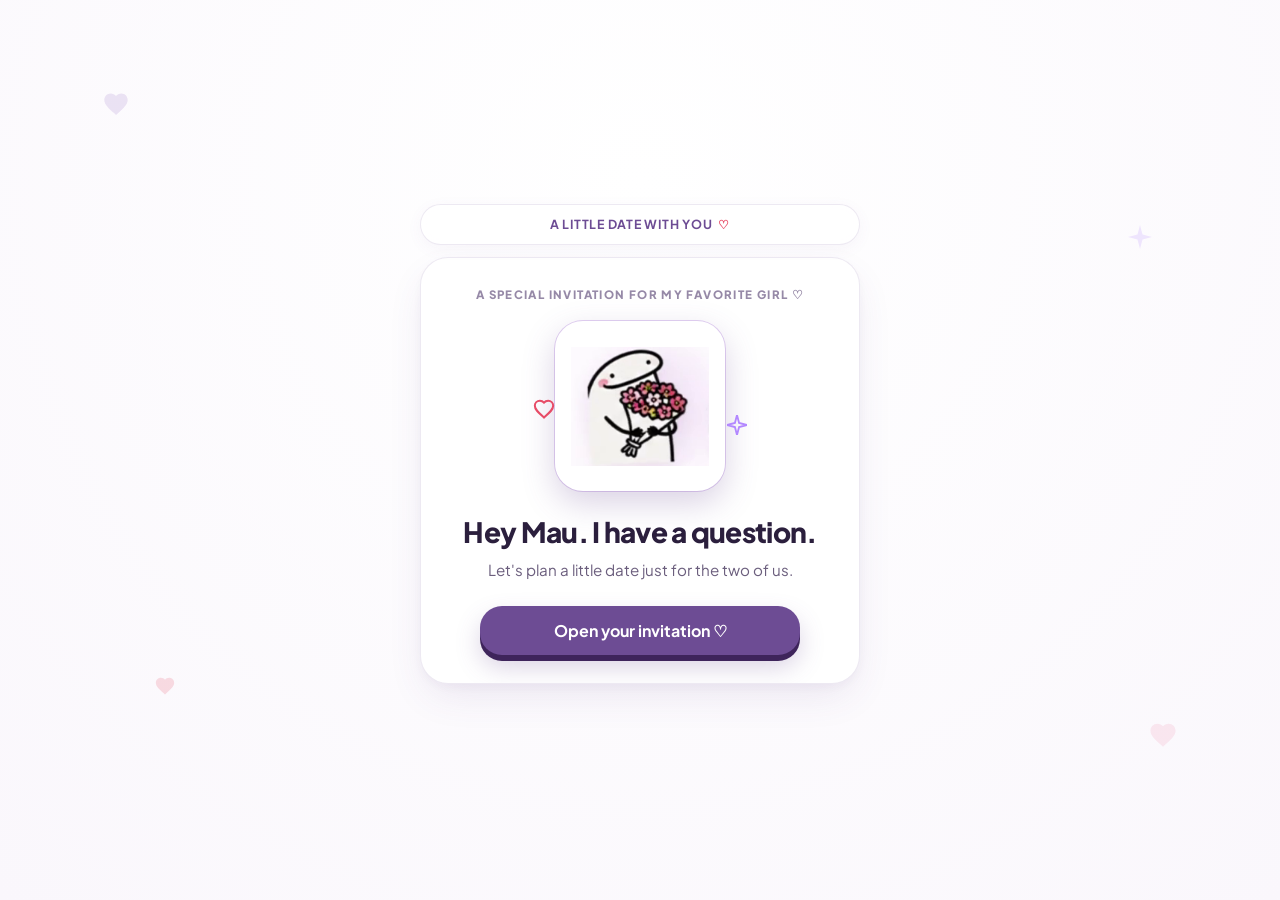
<file: index.html>
<!DOCTYPE html>
<html lang="en">
<head>
  <meta charset="UTF-8">
  <meta name="viewport" content="width=device-width, initial-scale=1.0, maximum-scale=5.0, viewport-fit=cover">
  <meta name="theme-color" content="#faf7fc">
  <meta name="apple-mobile-web-app-capable" content="yes">
  <meta name="apple-mobile-web-app-status-bar-style" content="default">
  <title>A little date with you ♡</title>
  
  <!-- Favicon -->
  <link rel="icon" href="data:image/svg+xml,<svg xmlns=%22http://www.w3.org/2000/svg%22 viewBox=%220 0 100 100%22><text y=%22.9em%22 font-size=%2290%22>💌</text></svg>">
  
  <!-- Fonts -->
  <link rel="preconnect" href="https://fonts.googleapis.com">
  <link rel="preconnect" href="https://fonts.gstatic.com" crossorigin>
  <link href="https://fonts.googleapis.com/css2?family=Caveat:wght@600;700&family=Plus+Jakarta+Sans:wght@400;500;600;700;800&display=swap" rel="stylesheet">
  
  <!-- Stylesheet -->
  <link rel="stylesheet" href="style.css">
</head>
<body data-theme="lavender">

  <!-- Ambient Floating Background Sparkles -->
  <div class="ambient-decorations" aria-hidden="true">
    <svg class="ambient-heart" style="top: 10%; left: 8%; width: 28px;" viewBox="0 0 24 24" fill="#9d74c9"><path d="M12 21.35l-1.45-1.32C5.4 15.36 2 12.28 2 8.5 2 5.42 4.42 3 7.5 3c1.74 0 3.41.81 4.5 2.09C13.09 3.81 14.76 3 16.5 3 19.58 3 22 5.42 22 8.5c0 3.78-3.4 6.86-8.55 11.54L12 21.35z"/></svg>
    <svg class="ambient-heart" style="top: 75%; left: 12%; width: 22px; animation-delay: -3s;" viewBox="0 0 24 24" fill="#e74c67"><path d="M12 21.35l-1.45-1.32C5.4 15.36 2 12.28 2 8.5 2 5.42 4.42 3 7.5 3c1.74 0 3.41.81 4.5 2.09C13.09 3.81 14.76 3 16.5 3 19.58 3 22 5.42 22 8.5c0 3.78-3.4 6.86-8.55 11.54L12 21.35z"/></svg>
    <svg class="ambient-sparkle" style="top: 25%; right: 10%; width: 24px; animation-delay: -5s;" viewBox="0 0 24 24" fill="#b388ff"><path d="M12 0L14.5 9.5L24 12L14.5 14.5L12 24L9.5 14.5L0 12L9.5 9.5L12 0Z"/></svg>
    <svg class="ambient-heart" style="top: 80%; right: 8%; width: 30px; animation-delay: -7s;" viewBox="0 0 24 24" fill="#f48fb1"><path d="M12 21.35l-1.45-1.32C5.4 15.36 2 12.28 2 8.5 2 5.42 4.42 3 7.5 3c1.74 0 3.41.81 4.5 2.09C13.09 3.81 14.76 3 16.5 3 19.58 3 22 5.42 22 8.5c0 3.78-3.4 6.86-8.55 11.54L12 21.35z"/></svg>
  </div>

  <!-- Confetti Canvas -->
  <canvas id="confetti-canvas" style="position: fixed; top: 0; left: 0; width: 100%; height: 100%; pointer-events: none; z-index: 99;"></canvas>

  <!-- Sticky Top Navigation Bar -->
  <header class="top-nav">
    <div class="brand-pill">
      A LITTLE DATE WITH YOU <span class="heart-icon">♡</span>
    </div>
  </header>

  <!-- Main Mobile-Friendly Container Frame -->
  <main class="app-container">

    <!-- ====================================================================
         SCREEN 1: COVER INVITATION
         ==================================================================== -->
    <section id="screen-1" class="screen active">
      <p class="top-eyebrow">A SPECIAL INVITATION FOR MY FAVORITE GIRL ♡</p>

      <div class="photo-frame-wrapper">
        <!-- Floating sparkle icons -->
        <svg class="sparkle-icon sparkle-left" width="22" height="22" viewBox="0 0 24 24" fill="none" stroke="#e74c67" stroke-width="2.2" stroke-linecap="round"><path d="M12 21.35l-1.45-1.32C5.4 15.36 2 12.28 2 8.5 2 5.42 4.42 3 7.5 3c1.74 0 3.41.81 4.5 2.09C13.09 3.81 14.76 3 16.5 3 19.58 3 22 5.42 22 8.5c0 3.78-3.4 6.86-8.55 11.54L12 21.35z"/></svg>
        <svg class="sparkle-icon sparkle-right" width="20" height="20" viewBox="0 0 24 24" fill="none" stroke="#b388ff" stroke-width="2.2" stroke-linecap="round"><path d="M12 0L14.5 9.5L24 12L14.5 14.5L12 24L9.5 14.5L0 12L9.5 9.5L12 0Z"/></svg>

        <div class="photo-frame">
          <img id="cover-sticker-img" src="assets/stickers/flork_1_flowers.png" alt="Cute flowers sticker for Madhu">
        </div>
      </div>

      <h1 class="screen-title">Hey <span class="recipient-name">Mau</span>. I have a question.</h1>
      <p class="screen-subtitle">Let's plan a little date just for the two of us.</p>

      <button id="btn-open-invite" class="btn-primary-3d">
        Open your invitation ♡
      </button>
    </section>

    <!-- ====================================================================
         SCREEN 2: THE QUESTION (WILL YOU GO ON A DATE WITH ME?)
         ==================================================================== -->
    <section id="screen-2" class="screen">
      <div class="status-badge">THE “NO” BUTTON IS A LITTLE SHY</div>

      <div class="doodle-container">
        <img id="doodle-img" src="assets/stickers/flork_0_wait.png" alt="Shy cute doodle" class="doodle-img">
      </div>

      <h2 class="screen-title">Will you go on a date with me?</h2>
      <p class="screen-subtitle">Just you and me. What do you say?</p>

      <div id="teasing-caption" class="teasing-caption">Hey, don't even try clicking No! 😉</div>

      <div class="question-playground" id="playground">
        <button id="btn-yes" class="btn-primary-3d">
          Yes, please! ♡
        </button>
        
        <div class="evasion-zone" id="evasion-zone">
          <button id="btn-no" style="right: 15px; top: 15px;">
            Nope
          </button>
        </div>
      </div>

      <button id="link-not-this-time" class="link-understated">
        Not this time
      </button>
    </section>

    <!-- ====================================================================
         SCREEN 3: THE ACCEPTANCE ("YOU SAID YES!")
         ==================================================================== -->
    <section id="screen-3" class="screen">
      <p class="top-eyebrow">BUTTERFLIES: OFFICIALLY CONFIRMED</p>

      <div class="celebrate-doodle-box">
        <img src="assets/doodle_happy.svg" alt="Happy blushing doodle" class="doodle-img">
      </div>

      <h2 class="screen-title">You said yes!</h2>
      <p class="screen-subtitle">Okay, I'm smiling way too much.<br>Let's make a little memory.</p>

      <button id="btn-goto-step1" class="btn-primary-3d">
        Let's pick a day →
      </button>

      <div class="divider-moment">Made for a little moment</div>
    </section>

    <!-- ====================================================================
         SCREEN 4: STEP 1 (WHEN ARE YOU FREE?)
         ==================================================================== -->
    <section id="screen-4" class="screen">
      <div class="progress-pills">
        <div class="step-pill active"></div>
        <div class="step-pill"></div>
        <div class="step-pill"></div>
      </div>

      <div class="step-icon-badge">♡</div>
      <p class="top-eyebrow">FIRST, THE WHEN</p>

      <h2 class="screen-title">When are you free?</h2>
      <p class="screen-subtitle">Pick a day to look forward to. I'll bring the butterflies.</p>

      <div class="form-card">
        <label for="date-picker-input" class="form-label">Our date</label>
        <div class="input-with-icon">
          <input type="date" id="date-picker-input" required>
        </div>
        <div class="quick-date-chips">
          <button type="button" class="chip-btn" data-days="1">Tomorrow</button>
          <button type="button" class="chip-btn" data-days="friday">This Friday</button>
          <button type="button" class="chip-btn" data-days="saturday">This Saturday</button>
          <button type="button" class="chip-btn" data-days="next-weekend">Next Weekend</button>
        </div>
      </div>

      <button id="btn-goto-step2" class="btn-primary-3d">
        Pick our plan →
      </button>

      <button id="btn-back-step1" class="link-understated">
        Back
      </button>
    </section>

    <!-- ====================================================================
         SCREEN 5: STEP 2 (WHAT'S OUR VIBE?)
         ==================================================================== -->
    <section id="screen-5" class="screen">
      <div class="progress-pills">
        <div class="step-pill done"></div>
        <div class="step-pill active"></div>
        <div class="step-pill"></div>
      </div>

      <p class="top-eyebrow">NOW, THE LITTLE ADVENTURE</p>

      <h2 class="screen-title">What's our vibe?</h2>
      <p class="screen-subtitle">The best part is the company.</p>

      <div class="vibes-grid" id="vibes-grid">
        <div class="vibe-card selected" data-vibe="Café" data-icon="☕">
          <div class="vibe-icon">☕</div>
          <div class="vibe-name">Café</div>
        </div>
        <div class="vibe-card" data-vibe="Movie" data-icon="🎬">
          <div class="vibe-icon">🎬</div>
          <div class="vibe-name">Movie</div>
        </div>
        <div class="vibe-card" data-vibe="Gaming" data-icon="🎮">
          <div class="vibe-icon">🎮</div>
          <div class="vibe-name">Gaming</div>
        </div>
        <div class="vibe-card" data-vibe="To be decided" data-icon="✨">
          <div class="vibe-icon">✨</div>
          <div class="vibe-name">To be decided</div>
        </div>
      </div>

      <p class="footnote-text" style="margin-bottom: 20px;">Choose our little plan.</p>

      <button id="btn-goto-step3" class="btn-primary-3d">
        Make it a date ♡
      </button>

      <button id="btn-back-step2" class="link-understated">
        Back
      </button>
    </section>

    <!-- ====================================================================
         SCREEN 6: STEP 3 (DATE SUMMARY & CONFIRMATION RSVP)
         ==================================================================== -->
    <section id="screen-6" class="screen">
      <div class="progress-pills">
        <div class="step-pill done"></div>
        <div class="step-pill done"></div>
        <div class="step-pill active"></div>
      </div>

      <!-- Save-The-Date Ticket -->
      <div class="ticket-summary">
        <div class="ticket-header-couple">
          <span class="recipient-name">Mau</span> & <span class="sender-name">Badak</span>
        </div>

        <div class="ticket-row">
          <div class="ticket-row-label">SAVE THE DAY</div>
          <div class="ticket-row-val" id="summary-date-display">Thursday, September 17, 2026</div>
        </div>

        <div class="ticket-row">
          <div class="ticket-row-label">OUR PLAN</div>
          <div class="ticket-row-val" id="summary-vibe-display">Café</div>
        </div>

        <div class="ticket-row">
          <div class="ticket-row-label">TIME</div>
          <div class="ticket-row-val" id="summary-time-display">19:30</div>
        </div>
      </div>

      <!-- Collapsible Love Note Accordion -->
      <div class="love-note-accordion">
        <button id="btn-toggle-love-note" class="love-note-trigger" type="button">
          <span>▶ Open my little love note ♡</span>
          <span class="arrow-icon">▼</span>
        </button>
        <div id="love-note-body" class="love-note-content">
          <p class="love-note-text" id="love-note-p">
            Every single day with you is special, but I really want to take you out on a proper date. Whether we're going to a café, watching a movie together, or just simply talking to each other, spending time with you is honestly my favorite part of life. I really can't wait to see you, my love. ♡
          </p>
        </div>
      </div>

      <!-- Complete Our Little Plan Form -->
      <h3 class="plan-section-title">Complete our date plan</h3>

      <div style="width: 100%; text-align: left; margin-bottom: 16px;">
        <label for="time-picker-input" class="form-label">Time</label>
        <input type="time" id="time-picker-input" class="custom-input" value="19:30">
      </div>

      <div class="radio-options-group">
        <div class="form-label">Does this plan work?</div>
        <label class="radio-card">
          <input type="radio" name="plan-confirm" value="confirm" checked>
          <span>Yes, confirm this plan</span>
        </label>
        <label class="radio-card">
          <input type="radio" name="plan-confirm" value="modify">
          <span>Yes, but I'm suggesting different details</span>
        </label>
      </div>

      <div style="width: 100%; text-align: left;">
        <label for="user-custom-msg" class="form-label">A little message back (optional)</label>
        <textarea id="user-custom-msg" class="custom-textarea" placeholder="Can't wait..."></textarea>
      </div>

      <!-- Live Generated RSVP Message Box -->
      <div class="live-rsvp-preview" id="live-rsvp-box">
        <!-- Dynamically injected via script.js -->
      </div>

      <!-- Reply Method Selection -->
      <div style="width: 100%; text-align: left; margin-bottom: 16px;">
        <label for="reply-method-select" class="form-label">Reply using</label>
        <select id="reply-method-select" class="custom-select">
          <option value="whatsapp" selected>WhatsApp</option>
          <option value="instagram">Instagram</option>
        </select>
      </div>

      <!-- Big Action Send Button -->
      <button id="btn-send-rsvp" class="btn-primary-3d btn-whatsapp">
        Reply via WhatsApp
      </button>

      <p class="footnote-text" id="reply-method-hint" style="max-width: 320px;">
        Choose your reply method. Review and send your answer in that app.
      </p>

      <button id="btn-back-step3" class="link-understated">
        Back
      </button>
    </section>

  </main>

  <!-- ====================================================================
       MODAL 1: "NOT THIS TIME" SWEET PERSUASION
       ==================================================================== -->
  <div id="modal-pleading" class="modal-overlay">
    <div class="modal-dialog">
      <div style="width: 140px; height: 130px; margin: 0 auto 14px;">
        <img src="assets/doodle_pleading.svg" alt="Pleading cute doodle" class="doodle-img">
      </div>
      <h3 style="font-size: 1.4rem; font-weight: 800; margin-bottom: 8px;">Wait... really? 🥺</h3>
      <p style="font-size: 0.95rem; color: var(--text-muted); margin-bottom: 24px; line-height: 1.5;">
        My tiny heart is holding back tears! Are you super sure you can't be bribed with coffee, snacks, or cute jokes?
      </p>
      <div class="modal-actions">
        <button id="btn-reconsider-yes" class="btn-primary-3d">
          Okay fine, let me think again! ♡
        </button>
        <button id="btn-reconsider-close" class="link-understated">
          I'm still thinking...
        </button>
      </div>
    </div>
  </div>

  <!-- Toast Notification Bar -->
  <div id="toast" class="toast-msg">Link copied to clipboard!</div>

  <!-- JavaScript Application Logic -->
  <script src="script.js"></script>
</body>
</html>
</file>
<file: style.css>
/* ==========================================================================
   Interactive Date Invitation Website - Lavender & Rose Theme
   Inspired by ElbazDigital's Interactive Love Invitation
   ========================================================================== */

:root {
  /* Default Lavender Palette */
  --primary: #6d4c94;
  --primary-hover: #5d3f80;
  --primary-active: #4a2f69;
  --primary-shadow: #3e245b;
  --primary-light: #f3ebfa;
  --primary-border: #e3d2f3;
  --primary-glow: rgba(109, 76, 148, 0.25);

  --accent-pink: #e74c67;
  --accent-blush: #ffa5b8;
  --accent-sparkle: #b388ff;
  
  --text-main: #2b1f3d;
  --text-muted: #6b5e7d;
  --text-subtle: #9689a7;
  
  --bg-page: #faf7fc;
  --bg-card: #ffffff;
  --bg-inner: #f8f4fb;
  
  --border-subtle: rgba(109, 76, 148, 0.12);
  --border-focus: #8c68b8;
  
  --card-radius: 28px;
  --btn-radius: 22px;
  
  --font-family: 'Plus Jakarta Sans', -apple-system, BlinkMacSystemFont, 'Segoe UI', Roboto, sans-serif;
  --font-handwriting: 'Caveat', cursive;
  
  --shadow-card: 0 16px 40px -8px rgba(91, 57, 128, 0.12), 0 4px 12px rgba(91, 57, 128, 0.04);
  --shadow-btn: 0 6px 0 var(--primary-shadow), 0 12px 24px var(--primary-glow);
  --shadow-btn-pressed: 0 2px 0 var(--primary-shadow), 0 4px 8px var(--primary-glow);
}

/* Rose Theme Override */
body[data-theme="rose"] {
  --primary: #c24d6d;
  --primary-hover: #ad3d5c;
  --primary-active: #912e49;
  --primary-shadow: #731e34;
  --primary-light: #fdf0f4;
  --primary-border: #f9d3de;
  --primary-glow: rgba(194, 77, 109, 0.25);
  --text-main: #3d1b25;
  --text-muted: #825764;
  --text-subtle: #ab8692;
  --bg-page: #fff8fa;
  --bg-inner: #fdf2f5;
  --border-subtle: rgba(194, 77, 109, 0.12);
}

/* Matcha / Sage Theme Override */
body[data-theme="matcha"] {
  --primary: #45785a;
  --primary-hover: #376349;
  --primary-active: #2b4f3a;
  --primary-shadow: #1e3a29;
  --primary-light: #edf6f0;
  --primary-border: #c8e4d2;
  --primary-glow: rgba(69, 120, 90, 0.25);
  --text-main: #193324;
  --text-muted: #516d5e;
  --text-subtle: #799586;
  --bg-page: #f6fbf8;
  --bg-inner: #f0f7f2;
  --border-subtle: rgba(69, 120, 90, 0.12);
}

/* Sunset Honey Theme Override */
body[data-theme="sunset"] {
  --primary: #c4623a;
  --primary-hover: #ab512c;
  --primary-active: #8f3e1d;
  --primary-shadow: #6f2a0e;
  --primary-light: #fff3ec;
  --primary-border: #fed5be;
  --primary-glow: rgba(196, 98, 58, 0.25);
  --text-main: #3a1f14;
  --text-muted: #7d594b;
  --text-subtle: #a88577;
  --bg-page: #fff9f6;
  --bg-inner: #fdf3ee;
  --border-subtle: rgba(196, 98, 58, 0.12);
}

/* Reset & Global Base */
*, *::before, *::after {
  box-sizing: border-box;
  margin: 0;
  padding: 0;
  -webkit-tap-highlight-color: transparent;
}

html, body {
  min-height: 100%;
  min-height: 100dvh;
  font-family: var(--font-family);
  background-color: var(--bg-page);
  color: var(--text-main);
  overflow-x: hidden;
  line-height: 1.5;
  -webkit-text-size-adjust: 100%;
}

body {
  display: flex;
  flex-direction: column;
  align-items: center;
  justify-content: center;
  padding: 14px 10px 30px;
  padding-top: max(12px, env(safe-area-inset-top));
  padding-bottom: max(24px, env(safe-area-inset-bottom));
  padding-left: max(10px, env(safe-area-inset-left));
  padding-right: max(10px, env(safe-area-inset-right));
  background: radial-gradient(circle at 50% 20%, #ffffff 0%, var(--bg-page) 100%);
  position: relative;
}

button, input, select, textarea, .vibe-card, .chip-btn, .radio-card, .love-note-trigger {
  touch-action: manipulation;
}

/* Ambient Floating Background Elements */
.ambient-decorations {
  position: fixed;
  inset: 0;
  pointer-events: none;
  z-index: 0;
  overflow: hidden;
}

.ambient-heart, .ambient-sparkle {
  position: absolute;
  opacity: 0.18;
  animation: floatAmbient 12s infinite ease-in-out;
}

@keyframes floatAmbient {
  0%, 100% { transform: translateY(0) rotate(0deg); }
  50% { transform: translateY(-20px) rotate(10deg); }
}

/* Top App Navigation Bar */
.top-nav {
  position: sticky;
  top: 12px;
  width: 100%;
  max-width: 440px;
  display: flex;
  align-items: center;
  justify-content: center;
  padding: 10px 18px;
  margin-bottom: 12px;
  z-index: 50;
  background: rgba(255, 255, 255, 0.75);
  backdrop-filter: blur(12px);
  -webkit-backdrop-filter: blur(12px);
  border-radius: 40px;
  border: 1px solid var(--border-subtle);
  box-shadow: 0 4px 16px rgba(109, 76, 148, 0.05);
}

.brand-pill {
  font-size: 0.78rem;
  font-weight: 700;
  letter-spacing: 0.06em;
  text-transform: uppercase;
  color: var(--primary);
  display: flex;
  align-items: center;
  gap: 6px;
}

.brand-pill .heart-icon {
  color: var(--accent-pink);
  display: inline-block;
  animation: pulseBeat 1.8s infinite;
}

@keyframes pulseBeat {
  0%, 100% { transform: scale(1); }
  15% { transform: scale(1.22); }
  30% { transform: scale(1); }
  45% { transform: scale(1.15); }
}

.nav-actions {
  display: flex;
  align-items: center;
  gap: 8px;
}

.nav-btn {
  background: #ffffff;
  border: 1px solid var(--border-subtle);
  border-radius: 20px;
  padding: 6px 14px;
  font-size: 0.8rem;
  font-weight: 600;
  color: var(--text-muted);
  cursor: pointer;
  display: inline-flex;
  align-items: center;
  gap: 6px;
  transition: all 0.2s ease;
  box-shadow: 0 2px 6px rgba(0,0,0,0.03);
}

.nav-btn:hover {
  background: var(--primary-light);
  color: var(--primary);
  border-color: var(--primary-border);
}

.nav-btn.active {
  background: var(--primary-light);
  color: var(--primary);
  border-color: var(--primary-border);
}

/* Sound Wave Animation inside button */
.sound-wave {
  display: inline-flex;
  align-items: flex-end;
  gap: 2px;
  height: 12px;
}

.sound-wave span {
  width: 2.5px;
  background: var(--primary);
  border-radius: 2px;
  height: 4px;
  animation: soundBounce 1.2s infinite ease-in-out;
}

.sound-wave span:nth-child(2) { animation-delay: 0.2s; }
.sound-wave span:nth-child(3) { animation-delay: 0.4s; }

@keyframes soundBounce {
  0%, 100% { height: 4px; }
  50% { height: 12px; }
}

/* Main Phone / Container Frame */
.app-container {
  width: 100%;
  max-width: 440px;
  background: var(--bg-card);
  border-radius: var(--card-radius);
  border: 1px solid var(--border-subtle);
  box-shadow: var(--shadow-card);
  position: relative;
  z-index: 10;
  overflow: hidden;
  display: flex;
  flex-direction: column;
  transition: min-height 0.3s ease;
}

/* Screens / Views Management */
.screen {
  display: none;
  opacity: 0;
  transform: translateY(12px);
  padding: 28px 24px;
  flex-direction: column;
  align-items: center;
  text-align: center;
  width: 100%;
  transition: opacity 0.35s ease, transform 0.35s ease;
}

.screen.active {
  display: flex;
  opacity: 1;
  transform: translateY(0);
}

/* Shared Typography Elements */
.top-eyebrow {
  font-size: 0.72rem;
  font-weight: 800;
  letter-spacing: 0.12em;
  text-transform: uppercase;
  color: var(--text-subtle);
  margin-bottom: 18px;
}

.screen-title {
  font-size: 1.75rem;
  font-weight: 800;
  letter-spacing: -0.025em;
  line-height: 1.2;
  color: var(--text-main);
  margin-bottom: 10px;
}

.screen-subtitle {
  font-size: 0.95rem;
  color: var(--text-muted);
  line-height: 1.5;
  margin-bottom: 24px;
}

.status-badge {
  display: inline-flex;
  align-items: center;
  gap: 6px;
  background: var(--primary-light);
  color: var(--primary);
  border: 1px solid var(--primary-border);
  border-radius: 20px;
  padding: 5px 14px;
  font-size: 0.75rem;
  font-weight: 700;
  letter-spacing: 0.05em;
  text-transform: uppercase;
  margin-bottom: 18px;
}

/* 3D Primary Button */
.btn-primary-3d {
  background: var(--primary);
  color: #ffffff;
  border: none;
  border-radius: var(--btn-radius);
  padding: 14px 28px;
  font-size: 1rem;
  font-weight: 700;
  font-family: inherit;
  cursor: pointer;
  display: inline-flex;
  align-items: center;
  justify-content: center;
  gap: 8px;
  width: 100%;
  max-width: 320px;
  margin-left: auto;
  margin-right: auto;
  box-shadow: var(--shadow-btn);
  position: relative;
  transition: transform 0.15s ease, box-shadow 0.15s ease, background 0.2s ease;
  user-select: none;
}

.btn-primary-3d:hover {
  background: var(--primary-hover);
  transform: translateY(-2px);
  box-shadow: 0 8px 0 var(--primary-shadow), 0 16px 28px var(--primary-glow);
}

.btn-primary-3d:active {
  transform: translateY(4px);
  box-shadow: var(--shadow-btn-pressed);
}

.btn-primary-3d:disabled {
  opacity: 0.55;
  cursor: not-allowed;
  transform: none;
  box-shadow: 0 4px 0 rgba(0,0,0,0.15);
}

/* Secondary & Text Links */
.link-understated {
  background: none;
  border: none;
  color: var(--text-subtle);
  font-size: 0.86rem;
  font-weight: 500;
  text-decoration: underline;
  text-underline-offset: 4px;
  cursor: pointer;
  margin-top: 18px;
  padding: 4px 8px;
  transition: color 0.2s ease;
}

.link-understated:hover {
  color: var(--primary);
}

/* Footnotes */
.footnote-text {
  font-size: 0.8rem;
  color: var(--text-subtle);
  margin-top: 18px;
}

/* ==========================================================================
   SCREEN 1: WELCOME / COVER
   ========================================================================== */
.photo-frame-wrapper {
  position: relative;
  margin-bottom: 24px;
  display: inline-block;
}

.photo-frame {
  width: 170px;
  height: 170px;
  border-radius: 28px;
  overflow: hidden;
  border: 4px solid #ffffff;
  box-shadow: 0 12px 32px var(--primary-glow), 0 0 0 1px var(--primary-border);
  background: #ffffff;
  position: relative;
  z-index: 2;
  display: flex;
  align-items: center;
  justify-content: center;
}

.photo-frame img {
  width: 100%;
  height: 100%;
  object-fit: contain;
  padding: 12px;
  display: block;
}

.sparkle-icon {
  position: absolute;
  pointer-events: none;
  z-index: 3;
}

.sparkle-left {
  left: -22px;
  top: 45%;
  animation: floatSlow 3s infinite ease-in-out;
}

.sparkle-right {
  right: -22px;
  top: 55%;
  animation: floatSlow 3.5s infinite ease-in-out reverse;
}

@keyframes floatSlow {
  0%, 100% { transform: translateY(0); }
  50% { transform: translateY(-8px); }
}

/* ==========================================================================
   SCREEN 2: THE QUESTION (WILL YOU GO OUT WITH ME?)
   ========================================================================== */
.doodle-container {
  width: 180px;
  height: 145px;
  margin-bottom: 12px;
  display: flex;
  align-items: center;
  justify-content: center;
  position: relative;
}

.doodle-img {
  max-width: 100%;
  max-height: 100%;
  object-fit: contain;
  transition: transform 0.22s cubic-bezier(0.34, 1.56, 0.64, 1), opacity 0.18s ease;
}

.doodle-img.pop {
  transform: scale(0.92);
  opacity: 0.7;
}

.teasing-caption {
  font-size: 0.92rem;
  font-weight: 600;
  color: var(--primary);
  min-height: 24px;
  margin-bottom: 16px;
  transition: all 0.25s ease;
}

/* Interactive Playground for Yes & Runaway No */
.question-playground {
  position: relative;
  width: 100%;
  display: flex;
  flex-direction: column;
  align-items: center;
  justify-content: flex-start;
  min-height: 200px;
}

#btn-yes {
  transition: transform 0.25s cubic-bezier(0.34, 1.56, 0.64, 1), box-shadow 0.25s ease;
  z-index: 20;
  margin-bottom: 8px;
}

/* Dedicated Evasion Zone below Yes button */
.evasion-zone {
  position: relative;
  width: 100%;
  min-height: 130px;
  margin-top: 10px;
}

/* Runaway No Button */
#btn-no {
  background: #ffffff;
  color: var(--text-main);
  border: 1.5px solid var(--primary-border);
  border-radius: var(--btn-radius);
  padding: 10px 22px;
  font-size: 0.95rem;
  font-weight: 700;
  cursor: pointer;
  box-shadow: 0 4px 14px rgba(109, 76, 148, 0.08), 0 3px 0 #ded2e8;
  position: absolute;
  z-index: 25;
  transition: left 0.3s cubic-bezier(0.2, 0.9, 0.3, 1), top 0.3s cubic-bezier(0.2, 0.9, 0.3, 1), transform 0.25s cubic-bezier(0.2, 0.9, 0.3, 1);
  user-select: none;
  white-space: nowrap;
}

#btn-no:hover {
  border-color: var(--primary);
}

/* ==========================================================================
   SCREEN 3: ACCEPTANCE ("YOU SAID YES!")
   ========================================================================== */
.celebrate-doodle-box {
  width: 170px;
  height: 150px;
  margin-bottom: 16px;
  display: flex;
  align-items: center;
  justify-content: center;
}

.divider-moment {
  margin-top: 24px;
  font-size: 0.78rem;
  letter-spacing: 0.08em;
  color: var(--text-subtle);
  display: flex;
  align-items: center;
  gap: 12px;
  width: 100%;
  justify-content: center;
}

.divider-moment::before,
.divider-moment::after {
  content: '';
  height: 1px;
  width: 40px;
  background: var(--border-subtle);
}

/* Progress Step Dots */
.progress-pills {
  display: flex;
  align-items: center;
  justify-content: center;
  gap: 8px;
  margin-bottom: 20px;
  width: 100%;
}

.step-pill {
  width: 32px;
  height: 5px;
  border-radius: 4px;
  background: var(--primary-border);
  transition: all 0.3s ease;
}

.step-pill.active {
  background: var(--primary);
  width: 44px;
}

.step-pill.done {
  background: var(--primary-hover);
}

.step-icon-badge {
  width: 52px;
  height: 52px;
  border-radius: 18px;
  background: var(--primary-light);
  border: 1px solid var(--primary-border);
  display: flex;
  align-items: center;
  justify-content: center;
  font-size: 1.4rem;
  color: var(--primary);
  margin-bottom: 16px;
  box-shadow: 0 4px 12px rgba(109, 76, 148, 0.08);
}

/* ==========================================================================
   SCREEN 4: STEP 1 (WHEN ARE YOU FREE?)
   ========================================================================== */
.form-card {
  width: 100%;
  background: var(--bg-inner);
  border: 1px solid var(--border-subtle);
  border-radius: 20px;
  padding: 18px;
  margin-bottom: 24px;
  text-align: left;
}

.form-label {
  display: block;
  font-size: 0.88rem;
  font-weight: 700;
  color: var(--primary);
  margin-bottom: 8px;
}

.input-with-icon {
  position: relative;
  width: 100%;
}

.input-with-icon input[type="date"],
.input-with-icon input[type="time"],
.custom-input,
.custom-select {
  width: 100%;
  padding: 13px 16px;
  background: #ffffff;
  border: 1.5px solid var(--primary-border);
  border-radius: 14px;
  font-family: inherit;
  font-size: 16px; /* 16px prevents iOS Safari auto-zoom */
  color: var(--text-main);
  outline: none;
  min-height: 48px;
  transition: border-color 0.2s ease, box-shadow 0.2s ease;
  appearance: none;
  -webkit-appearance: none;
}

.custom-select {
  background-image: url("data:image/svg+xml,%3Csvg xmlns='http://www.w3.org/2000/svg' width='16' height='16' viewBox='0 0 24 24' fill='none' stroke='%236d4c94' stroke-width='2.5' stroke-linecap='round' stroke-linejoin='round'%3E%3Cpolyline points='6 9 12 15 18 9'%3E%3C/polyline%3E%3C/svg%3E");
  background-repeat: no-repeat;
  background-position: right 14px center;
  padding-right: 40px;
  cursor: pointer;
}

.input-with-icon input:focus,
.custom-input:focus,
.custom-select:focus,
.custom-textarea:focus {
  border-color: var(--border-focus);
  box-shadow: 0 0 0 3px var(--primary-glow);
}

.quick-date-chips {
  display: grid;
  grid-template-columns: repeat(2, 1fr);
  gap: 8px;
  margin-top: 12px;
}

.chip-btn {
  background: #ffffff;
  border: 1px solid var(--border-subtle);
  border-radius: 12px;
  padding: 10px 8px;
  font-size: 0.84rem;
  font-weight: 600;
  color: var(--text-muted);
  cursor: pointer;
  transition: all 0.2s ease;
  min-height: 42px;
  display: flex;
  align-items: center;
  justify-content: center;
  text-align: center;
}

.chip-btn:hover, .chip-btn.selected {
  background: var(--primary-light);
  color: var(--primary);
  border-color: var(--primary-border);
}

/* ==========================================================================
   SCREEN 5: STEP 2 (WHAT'S OUR VIBE?)
   ========================================================================== */
.vibes-grid {
  display: grid;
  grid-template-columns: repeat(2, 1fr);
  gap: 12px;
  width: 100%;
  margin-bottom: 16px;
}

.vibe-card {
  background: #ffffff;
  border: 1.5px solid var(--border-subtle);
  border-radius: 20px;
  padding: 18px 12px;
  cursor: pointer;
  display: flex;
  flex-direction: column;
  align-items: center;
  justify-content: center;
  gap: 8px;
  transition: all 0.22s ease;
  box-shadow: 0 4px 12px rgba(109, 76, 148, 0.04);
  user-select: none;
}

.vibe-card:hover {
  transform: translateY(-2px);
  border-color: var(--primary-border);
  box-shadow: 0 8px 18px rgba(109, 76, 148, 0.1);
}

.vibe-card.selected {
  border-color: var(--primary);
  background: var(--primary-light);
  box-shadow: 0 0 0 2px var(--primary);
  transform: scale(1.02);
}

.vibe-icon {
  font-size: 2rem;
  line-height: 1;
}

.vibe-name {
  font-size: 0.92rem;
  font-weight: 700;
  color: var(--text-main);
}

/* ==========================================================================
   SCREEN 6: STEP 3 (DATE SUMMARY & RSVP)
   ========================================================================== */
.ticket-summary {
  width: 100%;
  background: #ffffff;
  border: 1.5px solid var(--primary-border);
  border-radius: 22px;
  padding: 20px 18px;
  margin-bottom: 16px;
  box-shadow: 0 8px 24px rgba(109, 76, 148, 0.06);
  position: relative;
  text-align: center;
}

.ticket-header-couple {
  font-size: 0.85rem;
  font-weight: 700;
  letter-spacing: 0.04em;
  color: var(--primary);
  margin-bottom: 14px;
}

.ticket-row {
  margin-bottom: 14px;
  padding-bottom: 14px;
  border-bottom: 1px dashed var(--border-subtle);
}

.ticket-row:last-child {
  margin-bottom: 0;
  padding-bottom: 0;
  border-bottom: none;
}

.ticket-row-label {
  font-size: 0.68rem;
  font-weight: 800;
  letter-spacing: 0.12em;
  text-transform: uppercase;
  color: var(--text-subtle);
  margin-bottom: 4px;
}

.ticket-row-val {
  font-size: 1.05rem;
  font-weight: 800;
  color: var(--text-main);
}

/* Collapsible Love Note Envelope */
.love-note-accordion {
  width: 100%;
  margin-bottom: 20px;
}

.love-note-trigger {
  width: 100%;
  background: var(--primary-light);
  border: 1px solid var(--primary-border);
  border-radius: 16px;
  padding: 12px 18px;
  font-size: 0.92rem;
  font-weight: 700;
  color: var(--primary);
  display: flex;
  align-items: center;
  justify-content: space-between;
  cursor: pointer;
  transition: all 0.2s ease;
}

.love-note-trigger:hover {
  background: #ede0f7;
}

.love-note-trigger .arrow-icon {
  transition: transform 0.25s ease;
  font-size: 0.8rem;
}

.love-note-trigger.open .arrow-icon {
  transform: rotate(90deg);
}

.love-note-content {
  display: none;
  background: #fffdfa;
  border: 1px solid #ebd9c5;
  border-radius: 16px;
  padding: 18px 20px;
  margin-top: 8px;
  box-shadow: inset 0 2px 6px rgba(0,0,0,0.03);
  text-align: left;
  position: relative;
}

.love-note-content.open {
  display: block;
  animation: fadeIn 0.3s ease;
}

.love-note-text {
  font-family: var(--font-handwriting);
  font-size: 1.35rem;
  line-height: 1.5;
  color: #4a3424;
}

.plan-section-title {
  font-size: 1.15rem;
  font-weight: 800;
  color: var(--text-main);
  margin-bottom: 14px;
  text-align: left;
  width: 100%;
}

.plan-two-cols {
  display: grid;
  grid-template-columns: 1fr 1fr;
  gap: 12px;
  width: 100%;
  margin-bottom: 16px;
}

/* Radio Group */
.radio-options-group {
  display: flex;
  flex-direction: column;
  gap: 8px;
  width: 100%;
  margin-bottom: 16px;
  text-align: left;
}

.radio-card {
  display: flex;
  align-items: center;
  gap: 10px;
  background: #ffffff;
  border: 1.5px solid var(--border-subtle);
  border-radius: 14px;
  padding: 12px 14px;
  cursor: pointer;
  font-size: 0.88rem;
  font-weight: 600;
  color: var(--text-main);
  transition: all 0.2s ease;
}

.radio-card:hover {
  border-color: var(--primary-border);
}

.radio-card input[type="radio"] {
  accent-color: var(--primary);
  width: 18px;
  height: 18px;
}

.custom-textarea {
  width: 100%;
  padding: 12px 16px;
  background: #ffffff;
  border: 1.5px solid var(--primary-border);
  border-radius: 14px;
  font-family: inherit;
  font-size: 16px; /* 16px prevents iOS Safari auto-zoom */
  color: var(--text-main);
  resize: vertical;
  min-height: 72px;
  outline: none;
  margin-bottom: 16px;
  transition: border-color 0.2s ease, box-shadow 0.2s ease;
}

/* Live RSVP Response Preview Card */
.live-rsvp-preview {
  width: 100%;
  background: var(--primary-light);
  border: 1px solid var(--primary-border);
  border-radius: 18px;
  padding: 16px;
  margin-bottom: 18px;
  text-align: left;
  font-size: 0.88rem;
  line-height: 1.6;
  color: var(--text-main);
  white-space: pre-line;
}

.live-rsvp-preview strong {
  color: var(--primary);
}

/* Action Send Buttons (WhatsApp, Instagram) */
.btn-whatsapp {
  background: #25d366 !important;
  box-shadow: 0 6px 0 #1b9b4b, 0 12px 24px rgba(37, 211, 102, 0.3) !important;
}

.btn-whatsapp:hover {
  background: #22bf5b !important;
  box-shadow: 0 8px 0 #1b9b4b, 0 16px 28px rgba(37, 211, 102, 0.35) !important;
}

.btn-whatsapp:active {
  box-shadow: 0 2px 0 #1b9b4b, 0 4px 8px rgba(37, 211, 102, 0.3) !important;
}

.btn-instagram {
  background: linear-gradient(45deg, #f09433 0%, #e6683c 25%, #dc2743 50%, #cc2366 75%, #bc1888 100%) !important;
  box-shadow: 0 6px 0 #7b1351, 0 12px 24px rgba(204, 35, 102, 0.3) !important;
}

.btn-instagram:hover {
  filter: brightness(1.06);
  box-shadow: 0 8px 0 #7b1351, 0 16px 28px rgba(204, 35, 102, 0.35) !important;
}

.btn-instagram:active {
  box-shadow: 0 2px 0 #7b1351, 0 4px 8px rgba(204, 35, 102, 0.3) !important;
}

/* ==========================================================================
   MODALS: NOT THIS TIME & CUSTOMIZE DRAWER
   ========================================================================== */
.modal-overlay {
  position: fixed;
  inset: 0;
  background: rgba(30, 20, 45, 0.45);
  backdrop-filter: blur(6px);
  -webkit-backdrop-filter: blur(6px);
  display: none;
  align-items: center;
  justify-content: center;
  z-index: 100;
  padding: 16px;
}

.modal-overlay.active {
  display: flex;
  animation: fadeIn 0.25s ease;
}

.modal-dialog {
  background: #ffffff;
  border-radius: var(--card-radius);
  width: 100%;
  max-width: 420px;
  max-height: 90vh;
  overflow-y: auto;
  padding: 28px 24px;
  text-align: center;
  box-shadow: 0 24px 60px rgba(0,0,0,0.2);
  border: 1px solid var(--border-subtle);
  animation: slideUp 0.3s cubic-bezier(0.2, 0.9, 0.3, 1);
}

.modal-actions {
  display: flex;
  flex-direction: column;
  align-items: center;
  justify-content: center;
  width: 100%;
  gap: 12px;
  margin-top: 6px;
}

.modal-actions .btn-primary-3d {
  margin: 0 auto;
  width: 100%;
  max-width: 320px;
}

.modal-actions .link-understated {
  margin: 4px auto 0;
  display: inline-block;
  text-align: center;
}

.modal-header-row {
  display: flex;
  align-items: center;
  justify-content: space-between;
  margin-bottom: 20px;
}

.modal-header-row h3 {
  font-size: 1.25rem;
  font-weight: 800;
  color: var(--text-main);
}

.close-modal-btn {
  background: var(--bg-inner);
  border: none;
  border-radius: 50%;
  width: 34px;
  height: 34px;
  display: flex;
  align-items: center;
  justify-content: center;
  font-size: 1.1rem;
  cursor: pointer;
  color: var(--text-muted);
  transition: background 0.2s ease;
}

.close-modal-btn:hover {
  background: var(--primary-border);
  color: var(--primary);
}

.theme-selector-grid {
  display: grid;
  grid-template-columns: repeat(4, 1fr);
  gap: 8px;
  margin-bottom: 16px;
}

.theme-chip {
  padding: 10px 6px;
  border-radius: 12px;
  border: 2px solid transparent;
  cursor: pointer;
  font-size: 0.75rem;
  font-weight: 700;
  text-align: center;
  display: flex;
  flex-direction: column;
  align-items: center;
  gap: 4px;
}

.theme-chip.active {
  border-color: var(--primary);
}

.theme-circle {
  width: 22px;
  height: 22px;
  border-radius: 50%;
}

.theme-lavender .theme-circle { background: #6d4c94; }
.theme-rose .theme-circle { background: #c24d6d; }
.theme-matcha .theme-circle { background: #45785a; }
.theme-sunset .theme-circle { background: #c4623a; }

/* Toast Notification */
.toast-msg {
  position: fixed;
  bottom: 24px;
  left: 50%;
  transform: translateX(-50%) translateY(50px);
  background: #1e1926;
  color: #ffffff;
  padding: 10px 22px;
  border-radius: 30px;
  font-size: 0.88rem;
  font-weight: 600;
  box-shadow: 0 10px 30px rgba(0,0,0,0.25);
  z-index: 200;
  opacity: 0;
  transition: all 0.3s cubic-bezier(0.2, 0.9, 0.3, 1);
  pointer-events: none;
}

.toast-msg.show {
  transform: translateX(-50%) translateY(0);
  opacity: 1;
}

/* Animations */
@keyframes fadeIn {
  from { opacity: 0; }
  to { opacity: 1; }
}

@keyframes slideUp {
  from { opacity: 0; transform: translateY(20px); }
  to { opacity: 1; transform: translateY(0); }
}

/* Responsive Mobile Tweaks */
@media (max-width: 480px) {
  body {
    padding: 8px 8px 24px;
    padding-top: max(8px, env(safe-area-inset-top));
    padding-bottom: max(20px, env(safe-area-inset-bottom));
    padding-left: max(8px, env(safe-area-inset-left));
    padding-right: max(8px, env(safe-area-inset-right));
  }

  .top-nav {
    top: 6px;
    padding: 8px 14px;
    margin-bottom: 10px;
    border-radius: 30px;
  }

  .brand-pill {
    font-size: 0.74rem;
  }

  .app-container {
    border-radius: 24px;
    box-shadow: 0 10px 30px -6px rgba(91, 57, 128, 0.12);
  }

  .screen {
    padding: 22px 18px;
  }

  .screen-title {
    font-size: 1.55rem;
    line-height: 1.22;
    margin-bottom: 8px;
  }

  .screen-subtitle {
    font-size: 0.9rem;
    margin-bottom: 18px;
  }

  .photo-frame {
    width: 155px;
    height: 155px;
    border-radius: 24px;
  }

  .doodle-container {
    width: 160px;
    height: 130px;
    margin-bottom: 10px;
  }

  .celebrate-doodle-box {
    width: 150px;
    height: 130px;
  }

  .question-playground {
    min-height: 185px;
  }

  .evasion-zone {
    min-height: 120px;
  }

  .btn-primary-3d {
    padding: 13px 20px;
    font-size: 0.98rem;
    max-width: 100%;
  }

  .ticket-summary {
    padding: 16px 14px;
    border-radius: 18px;
  }

  .ticket-row-val {
    font-size: 1rem;
  }

  .love-note-trigger {
    padding: 11px 14px;
    font-size: 0.88rem;
  }

  .love-note-text {
    font-size: 1.25rem;
    line-height: 1.45;
  }

  .radio-card {
    padding: 11px 12px;
    font-size: 0.84rem;
  }

  .modal-dialog {
    padding: 24px 18px;
    border-radius: 22px;
    max-width: 92%;
  }

  .modal-actions .btn-primary-3d {
    max-width: 100%;
  }
}

@media (max-width: 360px) {
  .screen {
    padding: 18px 12px;
  }

  .screen-title {
    font-size: 1.38rem;
  }

  .screen-subtitle {
    font-size: 0.85rem;
  }

  .photo-frame {
    width: 135px;
    height: 135px;
  }

  .doodle-container {
    width: 140px;
    height: 115px;
  }

  .vibe-card {
    padding: 12px 8px;
  }

  .vibe-name {
    font-size: 0.82rem;
  }

  .vibe-icon {
    font-size: 1.6rem;
  }

  .chip-btn {
    font-size: 0.78rem;
    padding: 8px 4px;
  }
}
</file>
